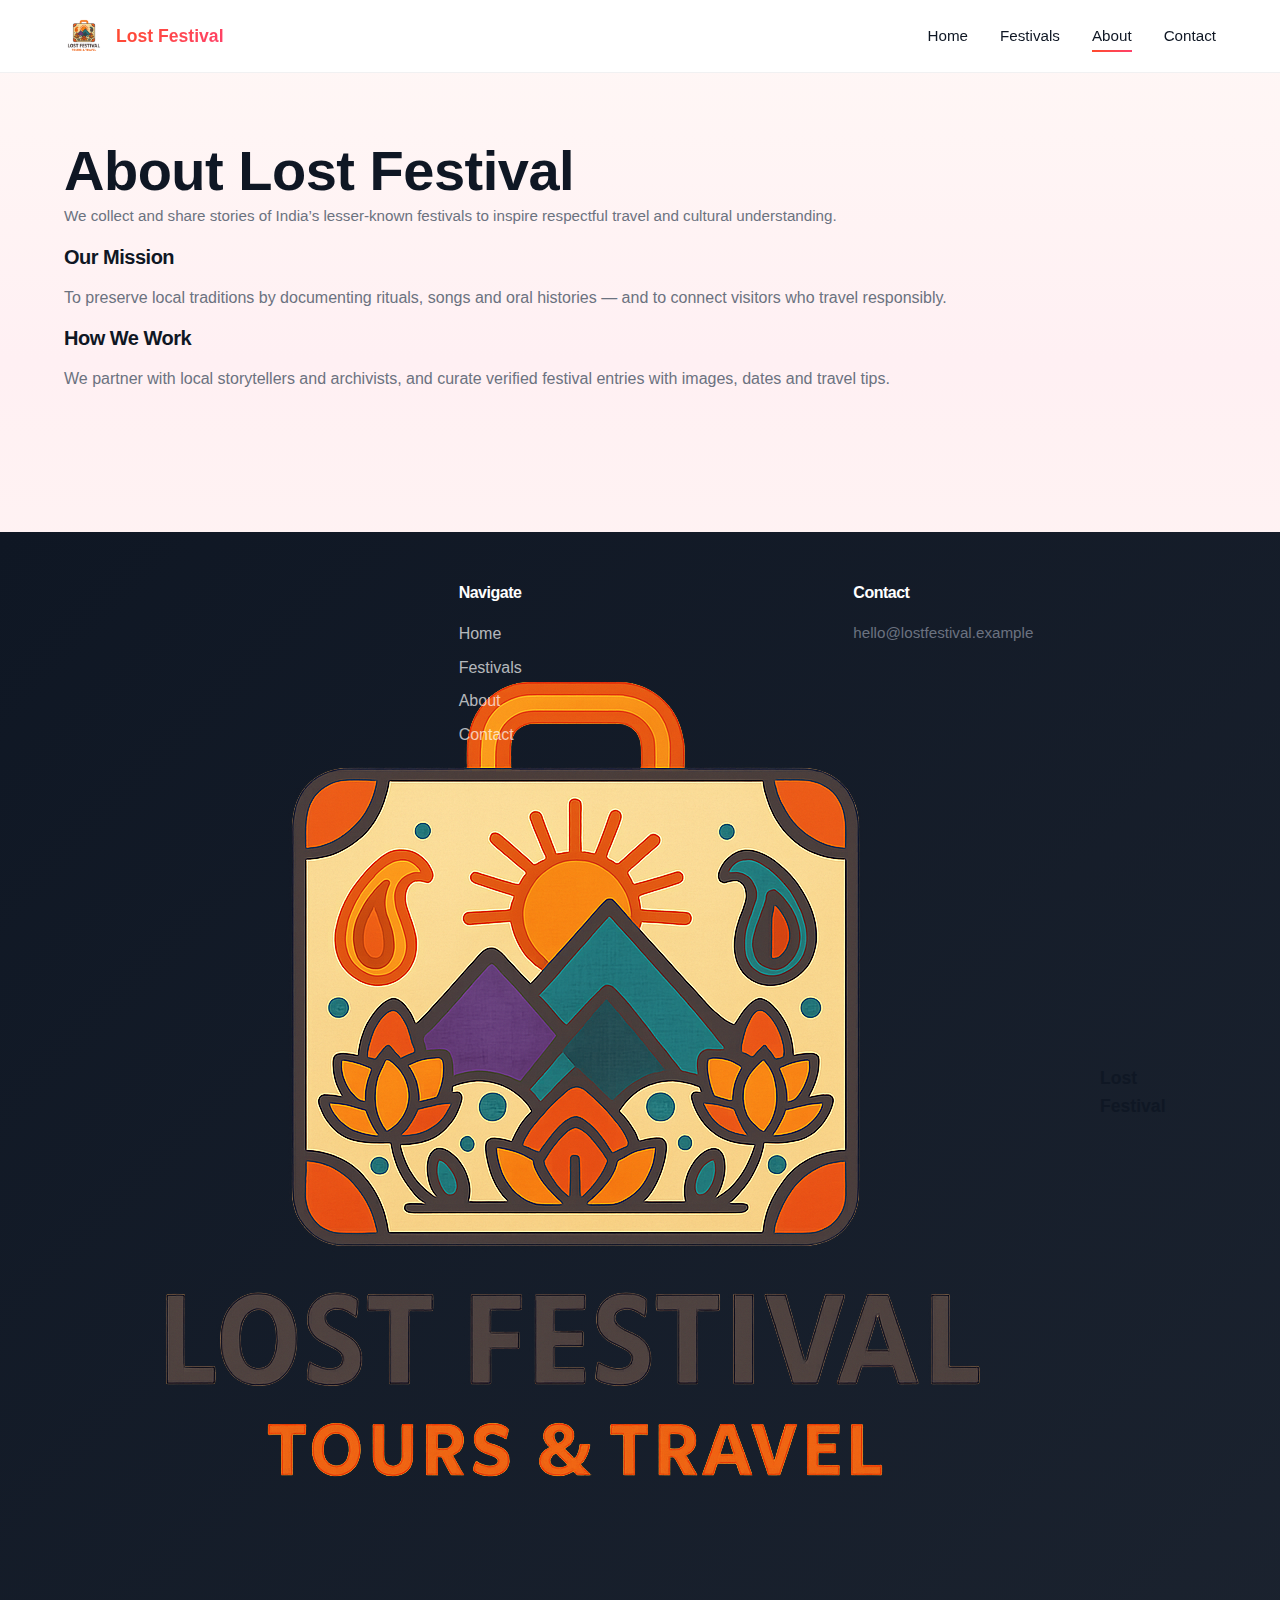
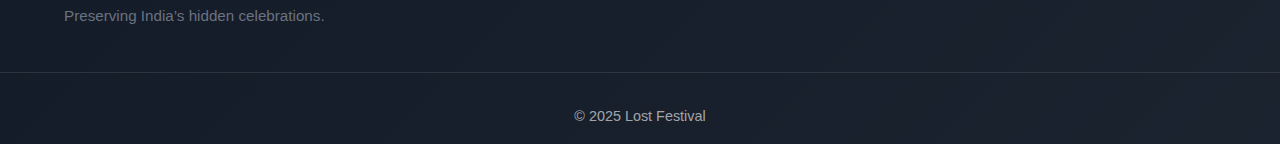
<file: lostfestival/about.html>
<!doctype html>
<html lang="en">
<head>
  <meta charset="utf-8" />
  <meta name="viewport" content="width=device-width,initial-scale=1" />
  <title>About — Lost Festival</title>
  <link href="https://fonts.googleapis.com/css2?family=Poppins:wght@300;400;600;700&display=swap" rel="stylesheet">
  <link rel="stylesheet" href="css/style.css">
  <link rel="stylesheet" href="css/responsive.css">
</head>
<body>
  <header class="site-header">
    <div class="wrap">
      <a class="brand" href="index.html"><img src="images/logo.png" alt="logo" class="logo"> <span class="brand-text">Lost Festival</span></a>
      <button id="btn-burger-4" class="burger" aria-label="Toggle menu">☰</button>
      <nav id="main-nav-4" class="nav">
        <a href="index.html" class="nav-link">Home</a>
        <a href="festivals.html" class="nav-link">Festivals</a>
        <a href="about.html" class="nav-link active">About</a>
        <a href="contact.html" class="nav-link">Contact</a>
      </nav>
    </div>
  </header>

  <main class="wrap section">
    <div class="section-head">
      <h1>About Lost Festival</h1>
      <p class="muted">We collect and share stories of India’s lesser-known festivals to inspire respectful travel and cultural understanding.</p>
    </div>

    <section class="about-grid">
      <div>
        <h3>Our Mission</h3>
        <p>To preserve local traditions by documenting rituals, songs and oral histories — and to connect visitors who travel responsibly.</p>
      </div>
      <div>
        <h3>How We Work</h3>
        <p>We partner with local storytellers and archivists, and curate verified festival entries with images, dates and travel tips.</p>
      </div>
    </section>
  </main>

  <footer class="site-footer">
    <div class="wrap footer-grid">
      <div>
        <a class="brand" href="index.html"><img src="images/logo.png" alt="" class="logo-sm"> Lost Festival</a>
        <p class="muted">Preserving India’s hidden celebrations.</p>
      </div>
      <div>
        <h4>Navigate</h4>
        <nav class="footer-nav">
          <a href="index.html">Home</a>
          <a href="festivals.html">Festivals</a>
          <a href="about.html">About</a>
          <a href="contact.html">Contact</a>
        </nav>
      </div>
      <div>
        <h4>Contact</h4>
        <p class="muted">hello@lostfestival.example</p>
      </div>
    </div>
    <div class="footer-bottom">© 2025 Lost Festival</div>
  </footer>

  <script src="js/main.js"></script>
</body>
</html>
</file>
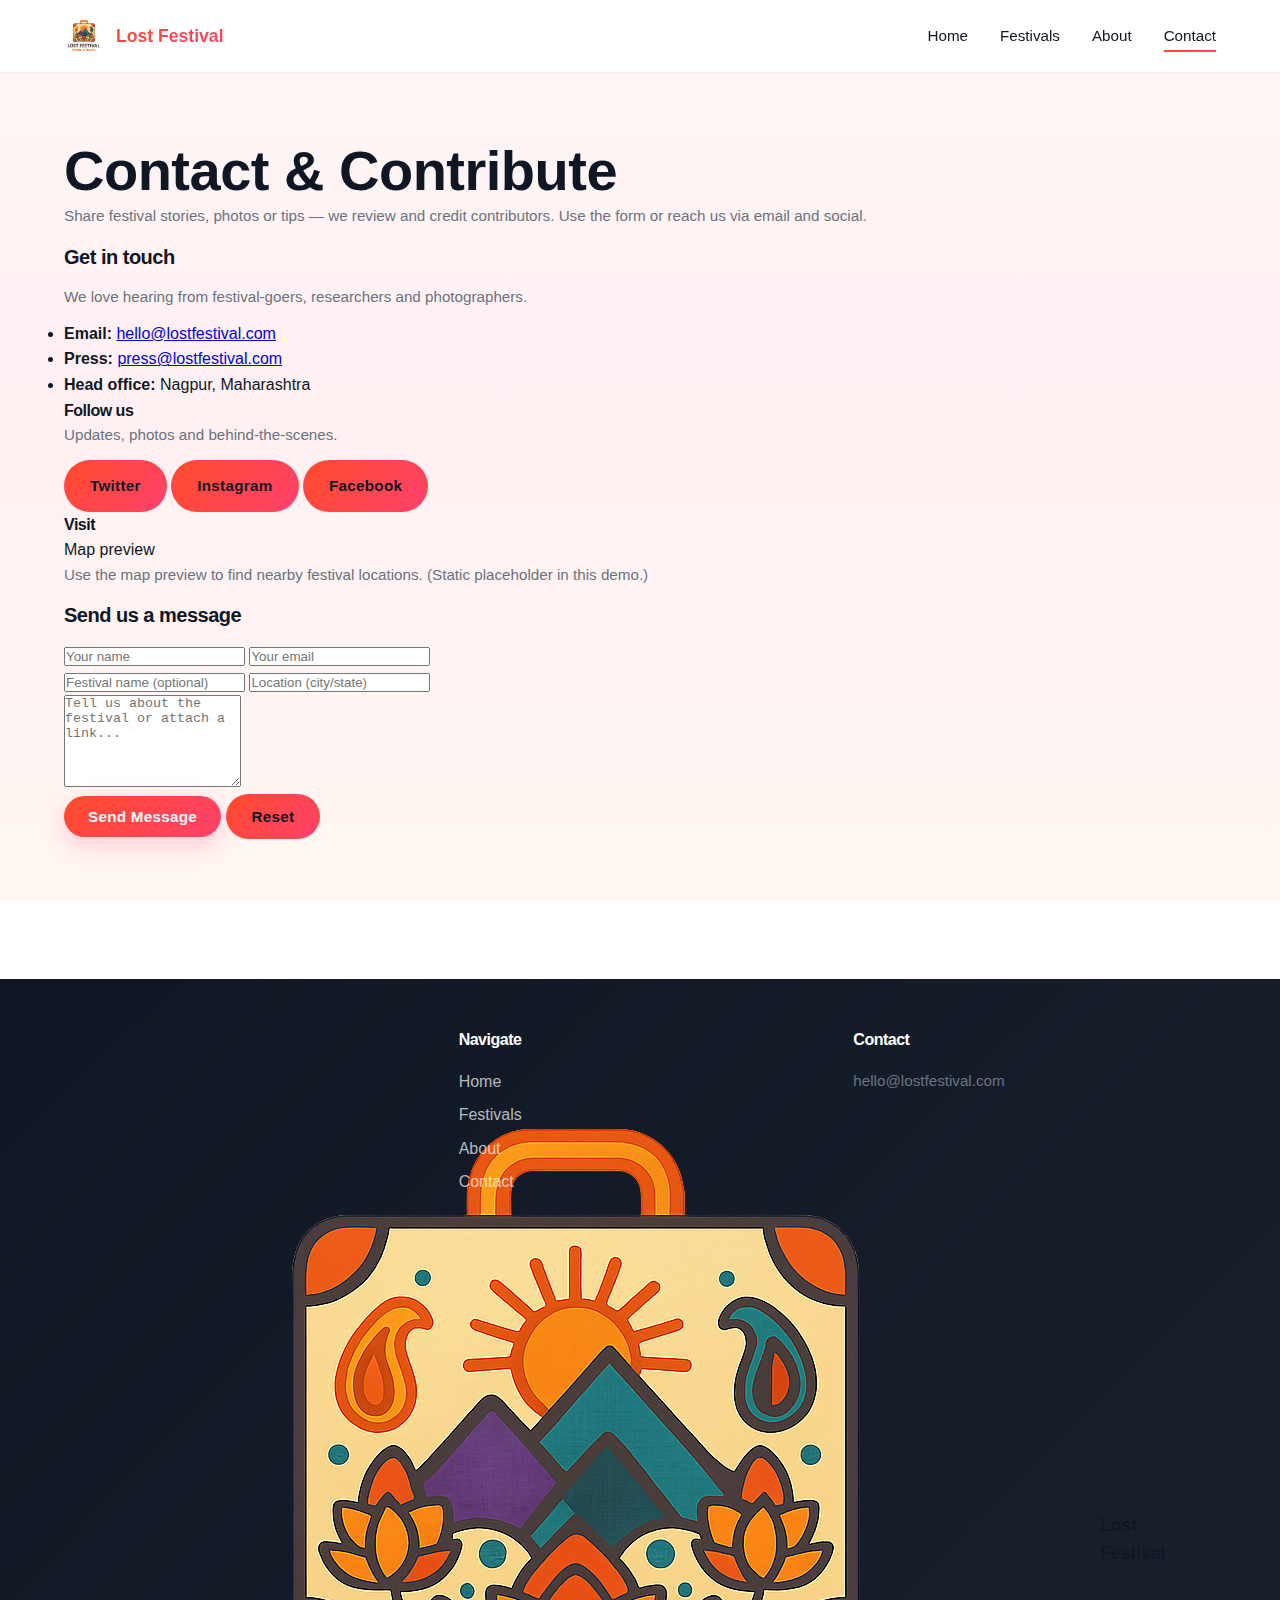
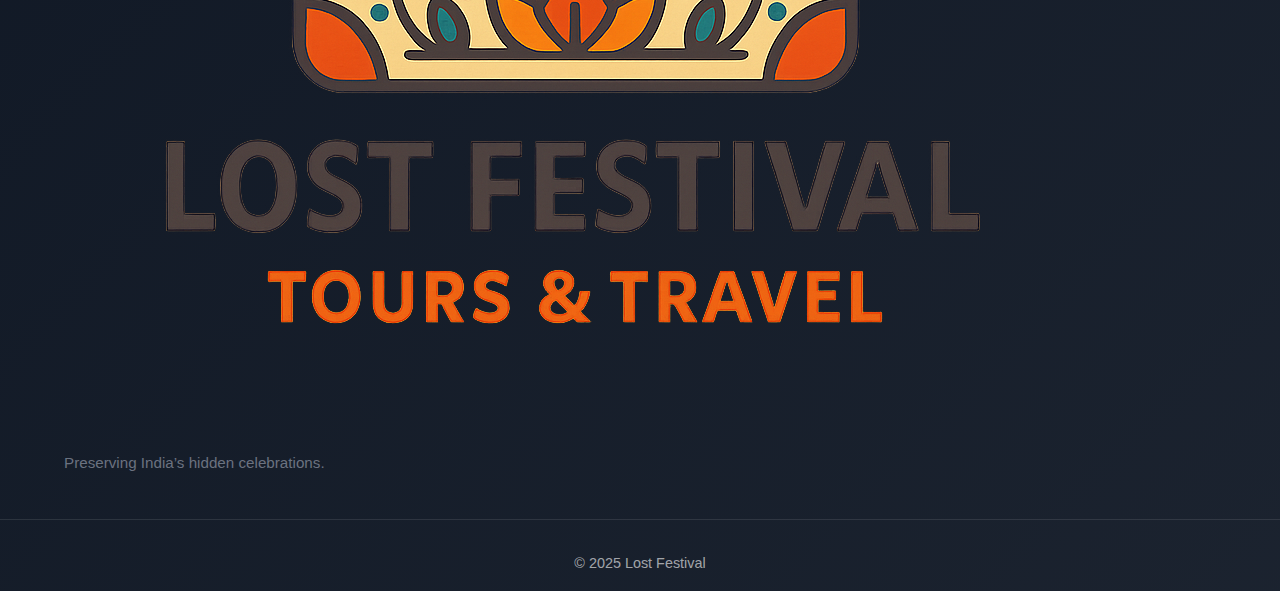
<file: lostfestival/contact.html>
<!doctype html>
<html lang="en">
<head>
  <meta charset="utf-8" />
  <meta name="viewport" content="width=device-width,initial-scale=1" />
  <title>Contact — Lost Festival</title>
  <link href="https://fonts.googleapis.com/css2?family=Poppins:wght@300;400;600;700&display=swap" rel="stylesheet">
  <link rel="stylesheet" href="css/style.css">
  <link rel="stylesheet" href="css/responsive.css">
</head>
<body>
  <header class="site-header">
    <div class="wrap">
      <a class="brand" href="index.html"><img src="images/logo.png" alt="logo" class="logo"> <span class="brand-text">Lost Festival</span></a>
      <button id="btn-burger-5" class="burger" aria-label="Toggle menu">☰</button>
      <nav id="main-nav-5" class="nav">
        <a href="index.html" class="nav-link">Home</a>
        <a href="festivals.html" class="nav-link">Festivals</a>
        <a href="about.html" class="nav-link">About</a>
        <a href="contact.html" class="nav-link active">Contact</a>
      </nav>
    </div>
  </header>

  <main class="wrap section contact-section">
    <header class="section-head">
      <h1>Contact & Contribute</h1>
      <p class="muted">Share festival stories, photos or tips — we review and credit contributors. Use the form or reach us via email and social.</p>
    </header>

    <div class="contact-layout">
      <aside class="contact-aside">
        <div class="contact-card">
          <h3>Get in touch</h3>
          <p class="muted">We love hearing from festival-goers, researchers and photographers.</p>
          <ul class="contact-list">
            <li><strong>Email:</strong> <a href="mailto:hello@lostfestival.com">hello@lostfestival.com</a></li>
            <li><strong>Press:</strong> <a href="mailto:press@lostfestival.com">press@lostfestival.com</a></li>
            <li><strong>Head office:</strong> Nagpur, Maharashtra</li>
          </ul>
        </div>

        <div class="contact-card">
          <h4>Follow us</h4>
          <p class="muted">Updates, photos and behind-the-scenes.</p>
          <div class="socials">
            <a class="btn btn-outline" href="#">Twitter</a>
            <a class="btn btn-outline" href="#">Instagram</a>
            <a class="btn btn-outline" href="#">Facebook</a>
          </div>
        </div>

        <div class="contact-card">
          <h4>Visit</h4>
          <div class="map-placeholder" role="img" aria-label="Map placeholder">Map preview</div>
          <p class="muted">Use the map preview to find nearby festival locations. (Static placeholder in this demo.)</p>
        </div>
      </aside>

      <section class="contact-main">
        <div class="contact-card form-card">
          <h3>Send us a message</h3>
          <form id="contact-form" class="contact-form">
            <div class="form-row">
              <input type="text" name="name" placeholder="Your name" required />
              <input type="email" name="email" placeholder="Your email" required />
            </div>
            <div class="form-row">
              <input type="text" name="fest" placeholder="Festival name (optional)" />
              <input type="text" name="location" placeholder="Location (city/state)" />
            </div>
            <textarea name="message" rows="6" placeholder="Tell us about the festival or attach a link..." required></textarea>
            <div class="form-actions">
              <button type="submit" class="btn btn-primary">Send Message</button>
              <button type="reset" class="btn btn-outline">Reset</button>
            </div>
            <p id="contact-msg" class="muted" aria-live="polite"></p>
          </form>
        </div>
      </section>
    </div>
  </main>

  <footer class="site-footer">
    <div class="wrap footer-grid">
      <div>
        <a class="brand" href="index.html"><img src="images/logo.png" alt="" class="logo-sm"> Lost Festival</a>
        <p class="muted">Preserving India’s hidden celebrations.</p>
      </div>
      <div>
        <h4>Navigate</h4>
        <nav class="footer-nav">
          <a href="index.html">Home</a>
          <a href="festivals.html">Festivals</a>
          <a href="about.html">About</a>
          <a href="contact.html">Contact</a>
        </nav>
      </div>
      <div>
        <h4>Contact</h4>
        <p class="muted">hello@lostfestival.com</p>
      </div>
    </div>
    <div class="footer-bottom">© 2025 Lost Festival</div>
  </footer>

  <script src="js/main.js"></script>
  <script>
    // Simple client-side form mock (no backend)
    document.getElementById('contact-form').addEventListener('submit', function(e){
      e.preventDefault();
      document.getElementById('contact-msg').textContent = 'Thanks! Your message was received (demo).';
      this.reset();
    });
  </script>
</body>
</html>
</file>
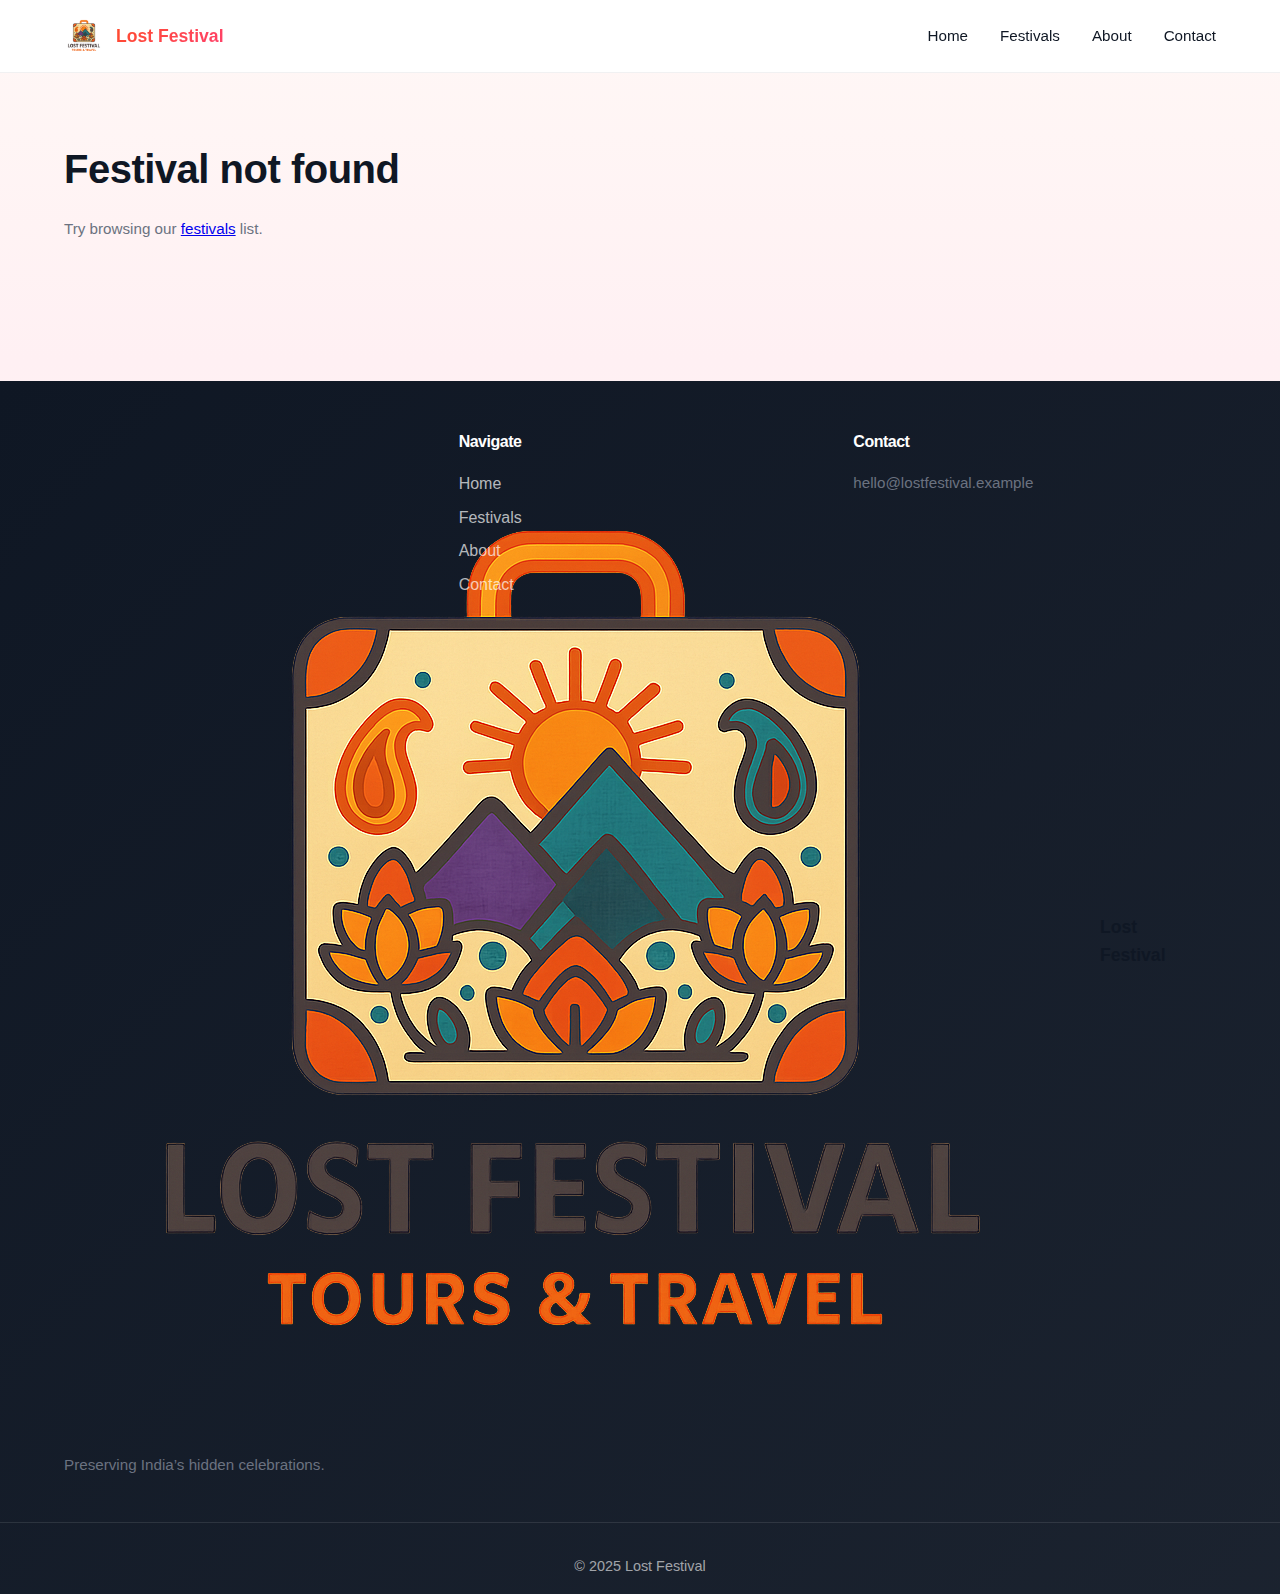
<file: lostfestival/festival_details.html>
<!doctype html>
<html lang="en">
<head>
  <meta charset="utf-8" />
  <meta name="viewport" content="width=device-width,initial-scale=1" />
  <title>Festival — Lost Festival</title>
  <link href="https://fonts.googleapis.com/css2?family=Poppins:wght@300;400;600;700&display=swap" rel="stylesheet">
  <link rel="stylesheet" href="css/style.css">
  <link rel="stylesheet" href="css/responsive.css">
</head>
<body>
  <header class="site-header">
    <div class="wrap">
      <a class="brand" href="index.html"><img src="images/logo.png" alt="logo" class="logo"> <span class="brand-text">Lost Festival</span></a>
      <button id="btn-burger-3" class="burger" aria-label="Toggle menu">☰</button>
      <nav id="main-nav-3" class="nav">
        <a href="index.html" class="nav-link">Home</a>
        <a href="festivals.html" class="nav-link">Festivals</a>
        <a href="about.html" class="nav-link">About</a>
        <a href="contact.html" class="nav-link">Contact</a>
      </nav>
    </div>
  </header>

  <main class="wrap section" id="detail-wrap">
    <!-- festival details inserted by js -->
  </main>

  <footer class="site-footer">
    <div class="wrap footer-grid">
      <div>
        <a class="brand" href="index.html"><img src="images/logo.png" alt="" class="logo-sm"> Lost Festival</a>
        <p class="muted">Preserving India’s hidden celebrations.</p>
      </div>
      <div>
        <h4>Navigate</h4>
        <nav class="footer-nav">
          <a href="index.html">Home</a>
          <a href="festivals.html">Festivals</a>
          <a href="about.html">About</a>
          <a href="contact.html">Contact</a>
        </nav>
      </div>
      <div>
        <h4>Contact</h4>
        <p class="muted">hello@lostfestival.example</p>
      </div>
    </div>
    <div class="footer-bottom">© 2025 Lost Festival</div>
  </footer>

  <script src="js/data.js"></script>
  <script src="js/festival.js"></script>
  <script src="js/main.js"></script>
</body>
</html>
</file>
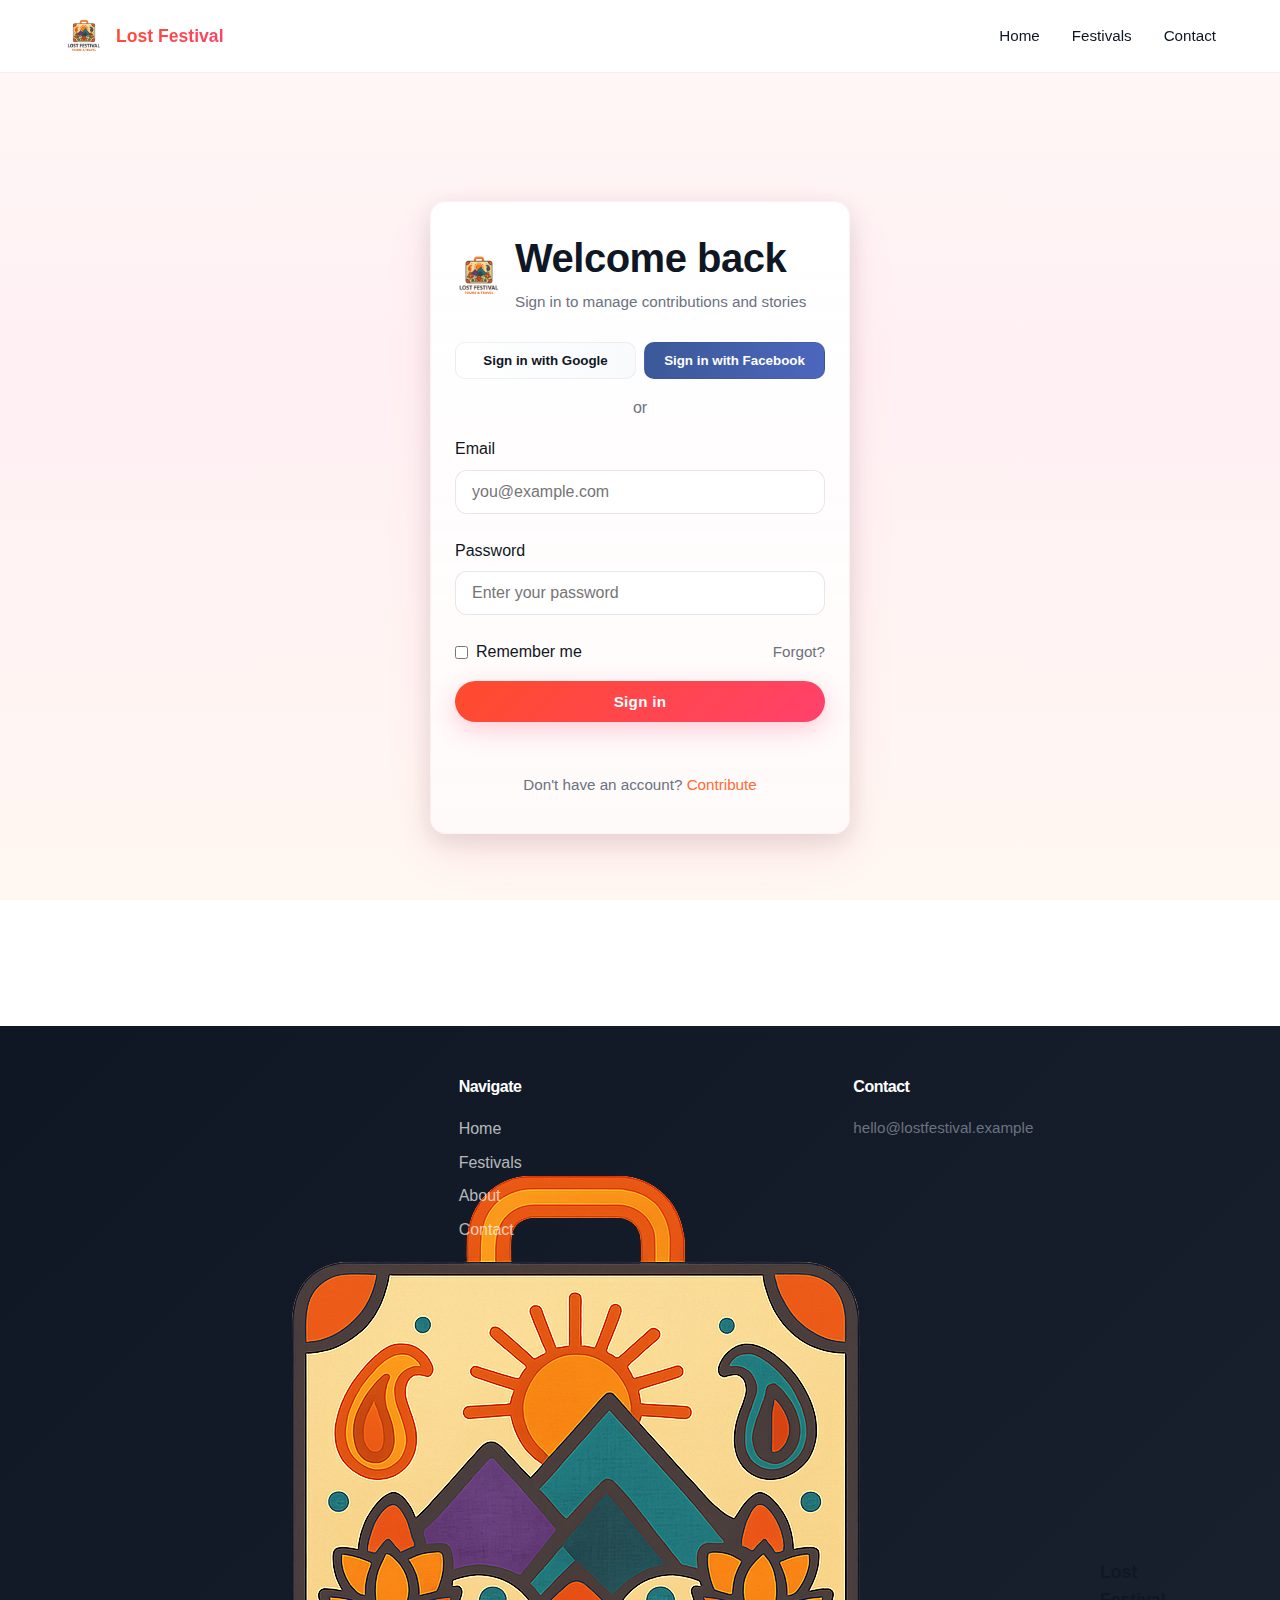
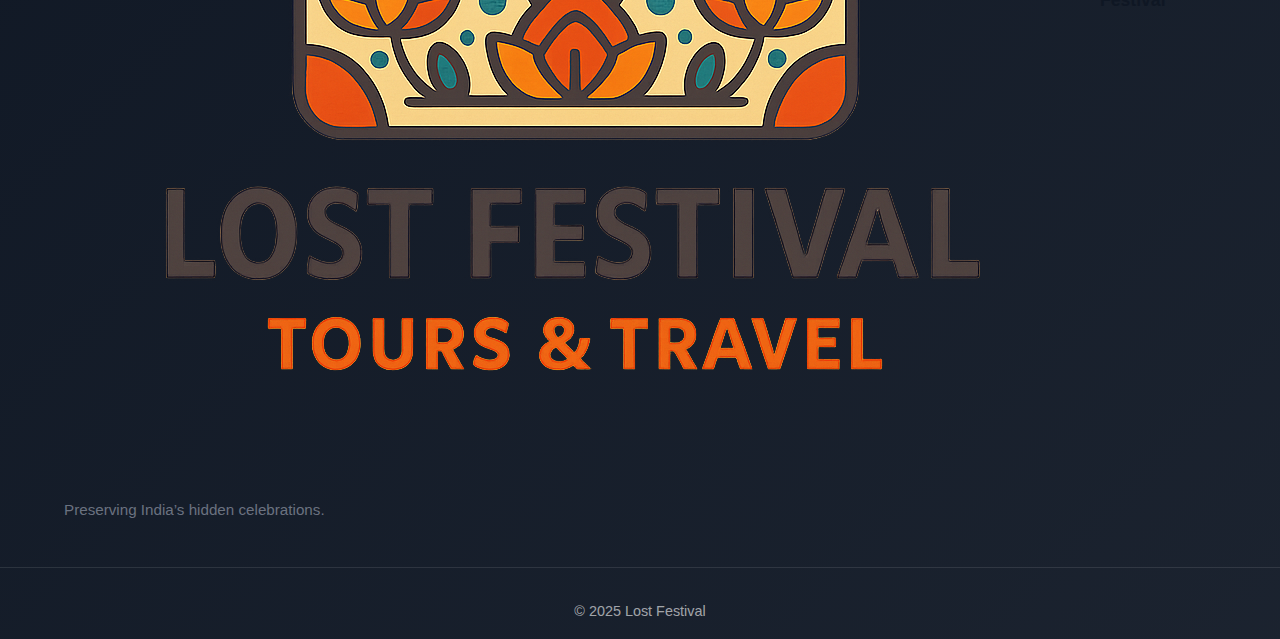
<file: lostfestival/login.html>
<!DOCTYPE html>
<html lang="en">
<head>
  <meta charset="utf-8">
  <meta name="viewport" content="width=device-width,initial-scale=1">
  <title>Login — Lost Festival</title>
  <link rel="stylesheet" href="css/style.css">
</head>
<body>
  <header class="site-header">
    <div class="wrap">
      <a class="brand" href="index.html">
        <img src="images/logo.png" alt="Lost Festival Logo" class="logo">
        <span class="brand-text">Lost Festival</span>
      </a>
      <nav class="nav">
        <a href="index.html">Home</a>
        <a href="festivals.html">Festivals</a>
        <a href="contact.html">Contact</a>
      </nav>
    </div>
  </header>

  <main class="section" style="min-height: calc(100vh - 120px); display:flex; align-items:center;">
    <div class="wrap" style="display:flex; justify-content:center; align-items:center; width:100%;">
      <div class="auth-background">
        <div class="auth-container">
          <div class="auth-card reveal">
            <div class="auth-brand">
              <img src="images/logo.png" alt="logo" class="logo" style="width:48px;height:48px;">
              <div>
                <h2 style="margin:0;">Welcome back</h2>
                <p class="muted">Sign in to manage contributions and stories</p>
              </div>
            </div>

            <div class="social-row">
              <button class="social-btn" data-provider="google">Sign in with Google</button>
              <button class="social-btn" data-provider="facebook">Sign in with Facebook</button>
            </div>

            <div style="text-align:center; margin:1rem 0; color:var(--text-secondary);">or</div>

            <form id="login-form" novalidate>
              <div class="form-group">
                <label for="email">Email</label>
                <input id="email" name="email" type="email" placeholder="you@example.com" required>
              </div>
              <div class="form-group">
                <label for="password">Password</label>
                <input id="password" name="password" type="password" placeholder="Enter your password" required>
              </div>
              <div class="remember-row">
                <label style="display:flex; align-items:center; gap:.5rem;"><input id="remember" type="checkbox"> Remember me</label>
                <a href="#" class="muted" style="text-decoration:none; color:var(--text-secondary);">Forgot?</a>
              </div>

              <div style="margin-top:1rem;">
                <button type="submit" class="btn btn-primary" style="width:100%">Sign in</button>
              </div>

              <p id="login-msg" class="muted" style="text-align:center; margin-top:1rem; min-height:1.2rem"></p>
            </form>

            <div class="auth-footer">
              <p class="muted">Don't have an account? <a href="contact.html" style="color:var(--accent-warm); text-decoration:none;">Contribute</a></p>
            </div>
          </div>
        </div>
      </div>
    </div>
  </main>

  <footer class="site-footer">
    <div class="wrap footer-grid">
      <div>
        <a class="brand" href="index.html"><img src="images/logo.png" alt="" class="logo-sm"> Lost Festival</a>
        <p class="muted">Preserving India’s hidden celebrations.</p>
      </div>
      <div>
        <h4>Navigate</h4>
        <nav class="footer-nav">
          <a href="index.html">Home</a>
          <a href="festivals.html">Festivals</a>
          <a href="contact.html">About</a>
          <a href="contact.html">Contact</a>
        </nav>
      </div>
      <div>
        <h4>Contact</h4>
        <p class="muted">hello@lostfestival.example</p>
      </div>
    </div>
    <div class="footer-bottom">© 2025 Lost Festival</div>
  </footer>

  <script src="js/login.js"></script>
  <script src="js/main.js"></script>
</body>
</html>
</file>
<file: lostfestival/css/style.css>
/* 
  Lost Festival — Modern, Premium UI/UX
  Theme: Vibrant pink-to-orange gradient, cultural elegance, storytelling
  Inspiration: Google Arts & Culture + Airbnb + Apple Design
*/

:root {
  --gradient-primary: linear-gradient(135deg, #ff4b2b 0%, #ff416c 100%);
  --gradient-secondary: linear-gradient(135deg, #667eea 0%, #764ba2 100%);
  --gradient-accent: linear-gradient(135deg, #f093fb 0%, #f5576c 100%);
  --page-bg: linear-gradient(180deg, #fff8f6 0%, #fff0f3 40%, #fff7f2 100%);
  --accent-warm: #ff6b35;
  --accent-light: #ffa500;
  --accent-blue: #667eea;
  --accent-purple: #764ba2;
  --dark: #0f1724;
  --text-secondary: #6b7280;
  --bg-light: #fafafa;
  --white: #ffffff;
  --shadow-sm: 0 2px 8px rgba(15, 23, 36, 0.08);
  --shadow-md: 0 8px 24px rgba(15, 23, 36, 0.12);
  --shadow-lg: 0 20px 48px rgba(15, 23, 36, 0.16);
  --shadow-xl: 0 32px 64px rgba(255, 65, 108, 0.15);
  --transition: all 0.3s cubic-bezier(0.4, 0, 0.2, 1);
}

* {
  box-sizing: border-box;
  margin: 0;
  padding: 0;
}

html {
  scroll-behavior: smooth;
}

body {
  font-family: -apple-system, BlinkMacSystemFont, 'Segoe UI', 'Roboto', 'Oxygen', 'Ubuntu', 'Cantarell', 'Fira Sans', 'Droid Sans', 'Helvetica Neue', sans-serif;
  background: var(--page-bg);
  background-attachment: fixed;
  color: var(--dark);
  line-height: 1.6;
  -webkit-font-smoothing: antialiased;
  -moz-osx-font-smoothing: grayscale;
}

/* Typography */
h1, h2, h3, h4, h5, h6 {
  font-weight: 700;
  letter-spacing: -0.5px;
}

h1 {
  font-size: clamp(2rem, 5vw, 3.5rem);
  line-height: 1.2;
}

h2 {
  font-size: clamp(1.5rem, 4vw, 2.5rem);
  margin-bottom: 1rem;
}

h3 {
  font-size: 1.25rem;
  margin-bottom: 0.75rem;
}

p {
  color: var(--text-secondary);
  margin-bottom: 0.75rem;
}

.muted {
  color: var(--text-secondary);
  font-size: 0.95rem;
}

/* Layout */
.wrap {
  width: 90%;
  max-width: 1200px;
  margin: 0 auto;
}

.section {
  padding: 4rem 0;
}

@media (max-width: 768px) {
  .wrap {
    width: 92%;
  }

  .section {
    padding: 2.5rem 0;
  }
}

/* Navigation */
.site-header {
  position: sticky;
  top: 0;
  background: rgba(255, 255, 255, 0.95);
  backdrop-filter: blur(12px);
  z-index: 100;
  border-bottom: 1px solid rgba(15, 23, 36, 0.06);
  padding: 1rem 0;
  transition: var(--transition);
}

.site-header .wrap {
  display: flex;
  align-items: center;
  justify-content: space-between;
}

.brand {
  display: flex;
  align-items: center;
  gap: 0.75rem;
  text-decoration: none;
  color: var(--dark);
  font-weight: 700;
  font-size: 1.1rem;
  transition: var(--transition);
}

.brand:hover {
  opacity: 0.8;
}

.logo {
  width: 40px;
  height: 40px;
  object-fit: contain;
  border-radius: 8px;
}

.brand-text {
  background: var(--gradient-primary);
  -webkit-background-clip: text;
  -webkit-text-fill-color: transparent;
  background-clip: text;
}

.nav {
  display: flex;
  gap: 2rem;
  align-items: center;
}

.nav a {
  text-decoration: none;
  color: var(--dark);
  font-weight: 500;
  font-size: 0.95rem;
  transition: var(--transition);
  position: relative;
}

.nav a::after {
  content: '';
  position: absolute;
  bottom: -4px;
  left: 0;
  width: 0;
  height: 2px;
  background: var(--gradient-primary);
  transition: var(--transition);
}

.nav a:hover::after,
.nav a.active::after {
  width: 100%;
}

.burger {
  display: none;
  background: none;
  border: 0;
  font-size: 1.5rem;
  cursor: pointer;
}

@media (max-width: 768px) {
  .nav {
    display: none;
  }

  .burger {
    display: block;
  }
}

/* Hero Section */
.hero {
  position: relative;
  min-height: 90vh;
  display: flex;
  align-items: center;
  justify-content: center;
  overflow: hidden;
  background: linear-gradient(180deg, rgba(255,75,43,0.04) 0%, rgba(255,65,108,0.02) 100%);
  backdrop-filter: blur(2px);
  -webkit-backdrop-filter: blur(2px);
}

.hero::before {
  content: '';
  position: absolute;
  top: -50%;
  right: -10%;
  width: 600px;
  height: 600px;
  background: radial-gradient(circle, rgba(255, 75, 43, 0.1) 0%, transparent 70%);
  border-radius: 50%;
}

.hero::after {
  content: '';
  position: absolute;
  bottom: -30%;
  left: -5%;
  width: 400px;
  height: 400px;
  background: radial-gradient(circle, rgba(255, 65, 108, 0.08) 0%, transparent 70%);
  border-radius: 50%;
}

/* Festivals page hero with user-provided background (images/back1.jpg) */
.festivals-hero {
  background-color: transparent; /* fallback */
  background-image: linear-gradient(180deg, rgba(255,75,43,0.12), rgba(255,65,108,0.06)), url('../images/back1.jpg');
  background-position: center;
  background-size: cover;
  background-repeat: no-repeat;
}

/* Hero top background (upper decorative layer) */
.hero-top-background {
  position: relative;
}

.hero-top-background::before {
  content: '';
  position: absolute;
  top: 0;
  left: 0;
  width: 100%;
  height: 55%;
  background-image: linear-gradient(180deg, rgba(255,255,255,0.08), transparent), url('../images/back2.jpg');
  background-position: center top;
  background-size: cover;
  background-repeat: no-repeat;
  pointer-events: none;
  z-index: 1;
}

.hero-top-background .hero-inner {
  position: relative;
  z-index: 2;
}

.hero-inner {
  position: relative;
  z-index: 2;
  text-align: center;
  max-width: 700px;
}

.hero h1 {
  margin-bottom: 1rem;
  color: var(--dark);
}

.hero .subtitle {
  font-size: 1.2rem;
  color: var(--text-secondary);
  margin-bottom: 2rem;
}

.hero-cta {
  display: flex;
  gap: 1rem;
  justify-content: center;
  flex-wrap: wrap;
  margin-bottom: 3rem;
}

/* Search & Filter Bar */
.search-bar {
  position: relative;
  display: flex;
  gap: 1rem;
  align-items: center;
  background: var(--white);
  padding: 1rem;
  border-radius: 16px;
  box-shadow: var(--shadow-md);
  max-width: 600px;
  margin: 0 auto;
}

.search-bar input {
  flex: 1;
  border: none;
  background: transparent;
  font-size: 1rem;
  outline: none;
  color: var(--dark);
}

.search-bar input::placeholder {
  color: var(--text-secondary);
}

.search-bar select {
  padding: 0.5rem 1rem;
  border: 1px solid rgba(15, 23, 36, 0.08);
  border-radius: 8px;
  background: var(--white);
  cursor: pointer;
  font-size: 0.95rem;
  transition: var(--transition);
}

.search-bar select:hover {
  border-color: var(--accent-warm);
}

/* Buttons */
.btn {
  display: inline-block;
  padding: 0.75rem 1.5rem;
  border-radius: 999px;
  text-decoration: none;
  font-weight: 600;
  transition: var(--transition);
  border: none;
  cursor: pointer;
  font-size: 0.95rem;
  letter-spacing: 0.3px;
}

.btn-primary {
  background: var(--gradient-primary);
  color: white;
  box-shadow: 0 8px 24px rgba(255, 65, 108, 0.25);
}

.btn-primary:hover {
  transform: translateY(-2px);
  box-shadow: 0 12px 32px rgba(255, 65, 108, 0.35);
}

.btn-outline {
  background: transparent;
  border: 2px solid var(--gradient-primary);
  background: linear-gradient(var(--white), var(--white)) padding-box;
  border: 2px solid transparent;
  background-clip: padding-box;
  background-image: var(--gradient-primary);
  background-clip: border-box;
  color: var(--dark);
}

.btn-outline:hover {
  transform: translateY(-2px);
}

.btn-ghost {
  background: transparent;
  color: var(--dark);
  border: 1px solid rgba(15, 23, 36, 0.1);
}

.btn-ghost:hover {
  background: var(--bg-light);
}

/* Cards */
.card {
  background: var(--white);
  border-radius: 16px;
  overflow: hidden;
  box-shadow: var(--shadow-md);
  transition: var(--transition);
  cursor: pointer;
}

.card:hover {
  transform: translateY(-8px);
  box-shadow: var(--shadow-xl);
}

.card img {
  width: 100%;
  height: 220px;
  object-fit: cover;
  display: block;
}

.card-body {
  padding: 1.5rem;
}

.card h3 {
  margin-bottom: 0.5rem;
  color: var(--dark);
}

.card-meta {
  display: flex;
  gap: 0.75rem;
  font-size: 0.85rem;
  color: var(--text-secondary);
  margin-bottom: 0.75rem;
}

.card-meta span {
  display: flex;
  align-items: center;
  gap: 0.25rem;
}

.card p {
  margin-bottom: 1rem;
  line-height: 1.5;
}

.card .btn {
  width: 100%;
  text-align: center;
}

/* Make festival buttons colorful and prominent */
.card .btn,
.grid .btn,
.featured .btn {
  background: var(--gradient-primary);
  color: white;
  border: none;
  padding: 0.75rem 1rem;
  border-radius: 12px;
  box-shadow: 0 12px 30px rgba(255, 65, 108, 0.18);
  transition: transform 0.22s ease, box-shadow 0.22s ease, opacity 0.22s ease;
  display: inline-block;
}

.card .btn:hover,
.grid .btn:hover,
.featured .btn:hover {
  transform: translateY(-4px);
  box-shadow: 0 20px 48px rgba(255, 65, 108, 0.24);
  opacity: 0.98;
}

/* Ensure any btn-outline inside a card becomes a filled festival CTA */
.card .btn.btn-outline {
  background: var(--gradient-primary);
  color: white;
  border: none;
}

/* Grid */
.grid {
  display: grid;
  gap: 2rem;
  grid-template-columns: repeat(auto-fill, minmax(280px, 1fr));
  margin-top: 2rem;
}

@media (max-width: 768px) {
  .grid {
    grid-template-columns: repeat(auto-fill, minmax(240px, 1fr));
    gap: 1.5rem;
  }
}

/* Festival Detail */
.detail-hero {
  position: relative;
  width: 100%;
  height: 400px;
  border-radius: 20px;
  overflow: hidden;
  box-shadow: var(--shadow-xl);
  margin-bottom: 2rem;
}

.detail-content {
  max-width: 800px;
  margin: 0 auto;
}

.detail-meta {
  display: flex;
  gap: 1.5rem;
  flex-wrap: wrap;
  padding: 1.5rem;
  background: linear-gradient(135deg, rgba(255, 75, 43, 0.05), rgba(255, 65, 108, 0.05));
  border-radius: 16px;
  margin-bottom: 2rem;
}

.detail-meta-item {
  display: flex;
  flex-direction: column;
}

.detail-meta-item strong {
  font-size: 0.85rem;
  text-transform: uppercase;
  letter-spacing: 1px;
  background: var(--gradient-primary);
  -webkit-background-clip: text;
  -webkit-text-fill-color: transparent;
  background-clip: text;
}

.detail-meta-item p {
  margin: 0;
  font-weight: 500;
}

.timeline {
  margin: 2rem 0;
  padding: 2rem;
  background: var(--bg-light);
  border-radius: 16px;
}

.timeline h3 {
  margin-bottom: 1.5rem;
}

.timeline-item {
  display: flex;
  gap: 1.5rem;
  margin-bottom: 1.5rem;
}

.timeline-dot {
  width: 12px;
  height: 12px;
  border-radius: 50%;
  background: var(--gradient-primary);
  margin-top: 6px;
  flex-shrink: 0;
}

.timeline-content h4 {
  margin-bottom: 0.25rem;
}

.gallery {
  display: grid;
  grid-template-columns: repeat(auto-fit, minmax(200px, 1fr));
  gap: 1rem;
  margin: 2rem 0;
}

.gallery img {
  width: 100%;
  height: 200px;
  object-fit: cover;
  border-radius: 12px;
  box-shadow: var(--shadow-md);
  transition: var(--transition);
}

.gallery img:hover {
  transform: scale(1.05);
  box-shadow: var(--shadow-lg);
}

/* Footer */
.site-footer {
  background: linear-gradient(135deg, var(--dark) 0%, rgba(15, 23, 36, 0.95) 100%);
  color: white;
  padding: 3rem 0 1rem;
  margin-top: 4rem;
}

.footer-grid {
  display: grid;
  grid-template-columns: repeat(auto-fit, minmax(250px, 1fr));
  gap: 2rem;
  margin-bottom: 2rem;
}

.footer-grid h4 {
  margin-bottom: 1rem;
  color: white;
}

.footer-nav {
  display: flex;
  flex-direction: column;
  gap: 0.5rem;
}

.footer-nav a {
  text-decoration: none;
  color: rgba(255, 255, 255, 0.7);
  transition: var(--transition);
}

.footer-nav a:hover {
  color: white;
}

.footer-bottom {
  text-align: center;
  padding-top: 2rem;
  border-top: 1px solid rgba(255, 255, 255, 0.1);
  color: rgba(255, 255, 255, 0.6);
  font-size: 0.9rem;
}

/* Animations */
@keyframes fadeInUp {
  from {
    opacity: 0;
    transform: translateY(20px);
  }
  to {
    opacity: 1;
    transform: translateY(0);
  }
}

@keyframes pulse {
  0% {
    transform: scale(1);
  }
  50% {
    transform: scale(1.05);
  }
  100% {
    transform: scale(1);
  }
}

@keyframes float {
  0%, 100% {
    transform: translateY(0);
  }
  50% {
    transform: translateY(-10px);
  }
}

@keyframes slideInLeft {
  from {
    opacity: 0;
    transform: translateX(-50px);
  }
  to {
    opacity: 1;
    transform: translateX(0);
  }
}

@keyframes slideInRight {
  from {
    opacity: 0;
    transform: translateX(50px);
  }
  to {
    opacity: 1;
    transform: translateX(0);
  }
}

@keyframes gradientShift {
  0% {
    background-position: 0% 50%;
  }
  50% {
    background-position: 100% 50%;
  }
  100% {
    background-position: 0% 50%;
  }
}

.reveal {
  animation: fadeInUp 0.6s ease-out;
}

.pulse {
  animation: pulse 2s infinite;
}

.float {
  animation: float 3s ease-in-out infinite;
}

.slide-left {
  animation: slideInLeft 0.8s ease-out;
}

.slide-right {
  animation: slideInRight 0.8s ease-out;
}

.gradient-bg {
  background: var(--gradient-secondary);
  background-size: 200% 200%;
  animation: gradientShift 4s ease infinite;
}

/* Why Section */
.section.soft-bg {
  background: var(--gradient-accent);
  background-size: 200% 200%;
  animation: gradientShift 6s ease infinite;
}

/* Auth / Login styles */
.auth-background {
  width: 100%;
  display: flex;
  justify-content: center;
  align-items: center;
  padding: 4rem 0;
}

.auth-container {
  width: 100%;
  max-width: 920px;
  display: flex;
  justify-content: center;
}

.auth-card {
  width: 420px;
  background: linear-gradient(180deg, rgba(255,255,255,0.98), rgba(255,250,250,0.9));
  border-radius: 16px;
  box-shadow: 0 20px 50px rgba(255,65,108,0.08), var(--shadow-md);
  padding: 1.5rem;
  transition: var(--transition);
  border: 1px solid rgba(255,65,108,0.06);
}

.auth-card:hover { transform: translateY(-6px); box-shadow: 0 30px 70px rgba(255,65,108,0.12); }

.auth-brand { display:flex; gap:0.75rem; align-items:center; margin-bottom:1rem; }

.social-row { display:flex; gap:0.5rem; margin-bottom:0.5rem; }
.social-btn { flex:1; padding:0.6rem 0.75rem; border-radius:10px; border:1px solid rgba(15,23,36,0.06); background: linear-gradient(90deg, rgba(255,255,255,0.9), rgba(255,255,255,0.85)); cursor:pointer; font-weight:600; }
.social-btn[data-provider="google"]{ background: linear-gradient(90deg,#fff 0%, #f8fafc 100%); color:var(--dark); }
.social-btn[data-provider="facebook"]{ background: linear-gradient(90deg,#3b5998 0%, #4c66bd 100%); color:white; }

.form-group { margin-bottom: 1rem; }
.form-group label { display:block; margin-bottom:0.5rem; font-weight:600; }
.form-group input { width:100%; padding:0.75rem 1rem; border-radius:10px; border:1px solid rgba(15,23,36,0.08); }

.remember-row { display:flex; justify-content:space-between; align-items:center; margin-top:0.25rem; }

.auth-footer { margin-top:1rem; text-align:center; }

@media (max-width: 600px){
  .auth-card { width: 100%; padding:1rem; border-radius:12px; }
  .auth-container { padding: 0 1rem; }
  .social-row { flex-direction:column; }
}

/* Form Styles */
.form-group {
  margin-bottom: 1.5rem;
}

.form-group label {
  display: block;
  margin-bottom: 0.5rem;
  font-weight: 500;
  color: var(--dark);
}

.form-group input,
.form-group textarea,
.form-group select {
  width: 100%;
  padding: 0.75rem 1rem;
  border: 1px solid rgba(15, 23, 36, 0.1);
  border-radius: 12px;
  font-size: 1rem;
  font-family: inherit;
  transition: var(--transition);
}

.form-group input:focus,
.form-group textarea:focus,
.form-group select:focus {
  outline: none;
  border-color: var(--accent-warm);
  box-shadow: 0 0 0 3px rgba(255, 75, 43, 0.1);
}

.form-group textarea {
  resize: vertical;
  min-height: 120px;
}

/* Responsive */
@media (max-width: 768px) {
  .hero {
    min-height: 70vh;
  }

  .search-bar {
    flex-direction: column;
  }

  .hero-cta {
    flex-direction: column;
  }

  .hero-cta .btn {
    width: 100%;
  }

  .detail-meta {
    flex-direction: column;
  }

  .gallery {
    grid-template-columns: repeat(2, 1fr);
  }
}

@media (max-width: 480px) {
  h1 {
    font-size: 1.75rem;
  }

  .card img {
    height: 180px;
  }

  .grid {
    grid-template-columns: 1fr;
  }

  .nav {
    gap: 1rem;
  }

  .detail-hero {
    height: 250px;
  }
}

.hero-top-background {
  
  background-size: cover;
  background-position: center;
  background-repeat: no-repeat;
  background-attachment: fixed;
  min-height: 90vh;
  position: relative;
  display: flex;
  align-items: center;
  justify-content: center;
}

/* Dark overlay for better readability */
.hero-top-background::before {
  content: "";
  position: absolute;
  top: 0;
  left: 0;
  width: 100%;
  height: 100%;
  background: rgba(0, 0, 0, 0.35);
  z-index: 1;
}

/* Ensures hero text stays above image */
.hero-top-background .hero-inner {
  position: relative;
  z-index: 2;
  text-align: center;
}
</file>
<file: lostfestival/css/responsive.css>
/* additional responsive tweaks */
@media (max-width:480px){
  .hero{height:64vh}
  .card img{height:160px}
  .controls input[type="search"]{width:100%}
  .brand-text{display:none}
}
</file>
